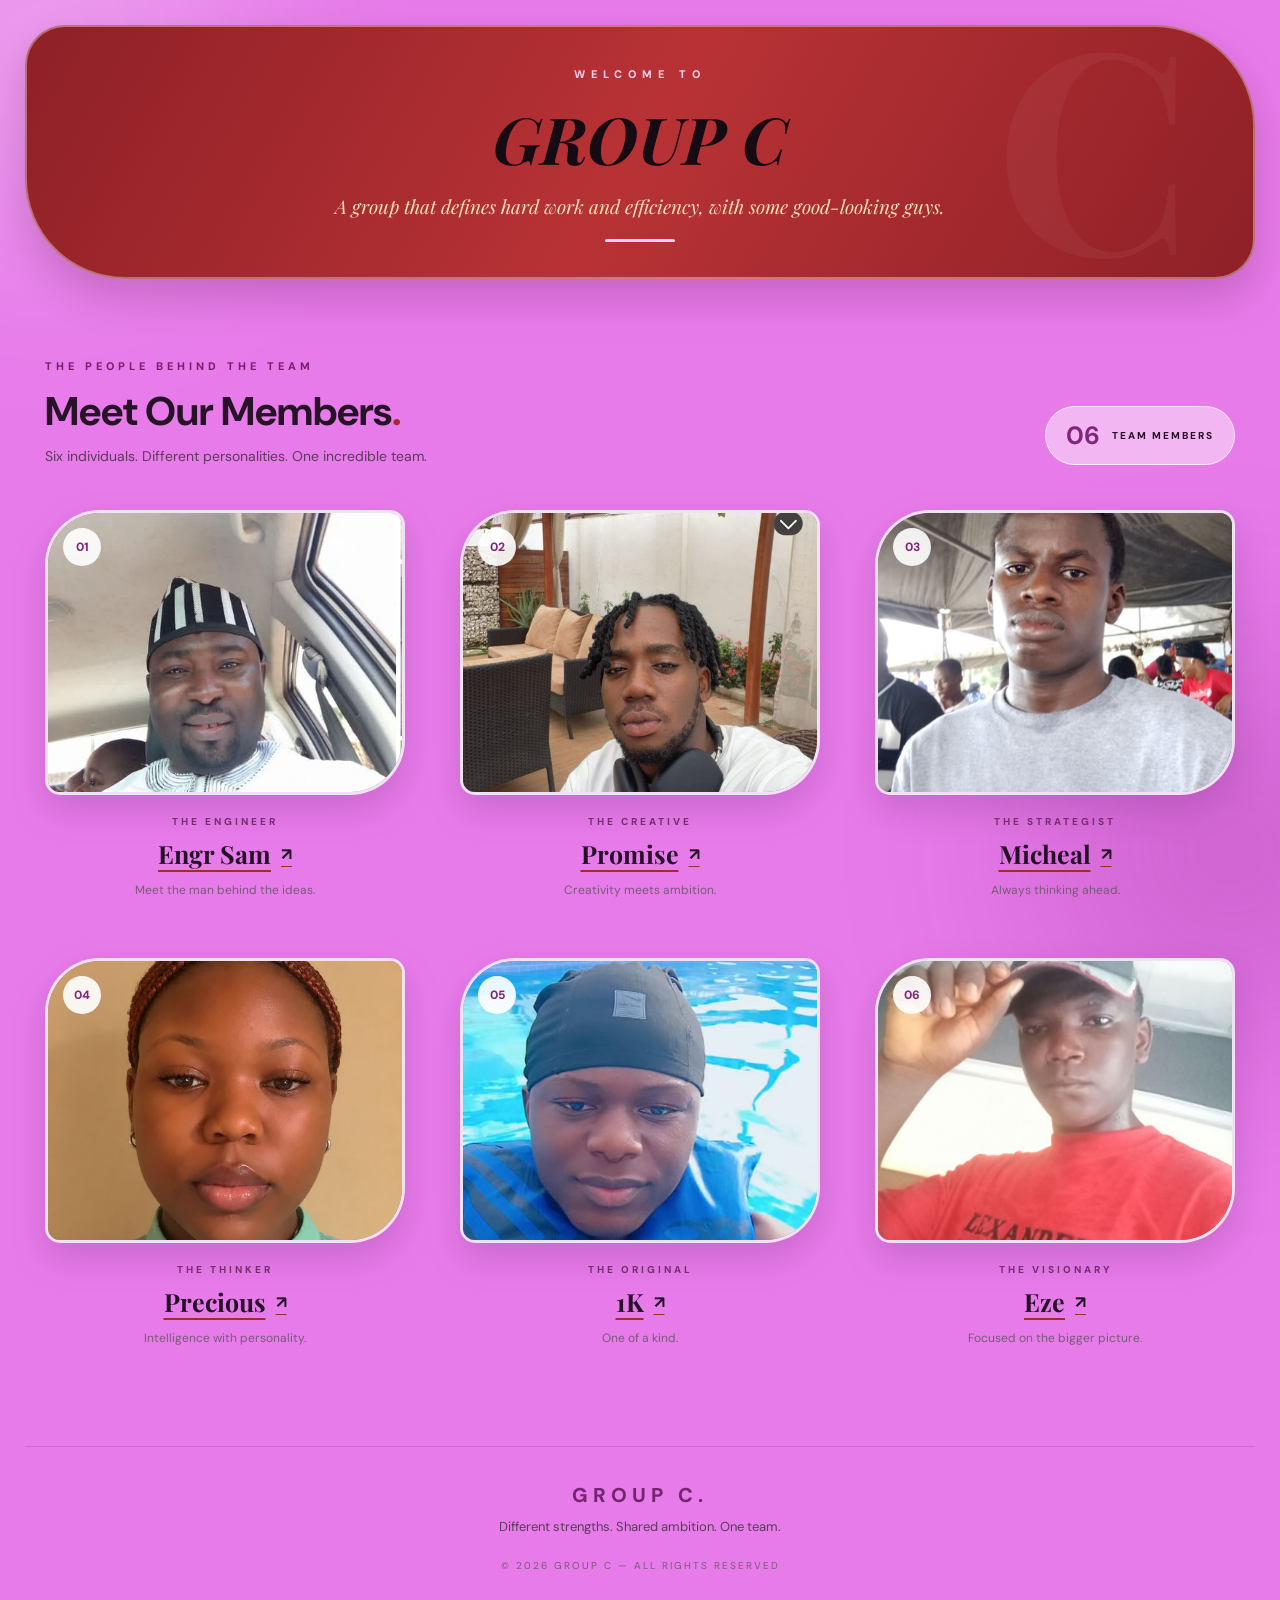
<file: index.html>
<!DOCTYPE html>
<html lang="en">
<head>
    <meta charset="UTF-8">
    <meta name="viewport" content="width=device-width, initial-scale=1.0">

    <title>Group C | Meet The Team</title>

    <link rel="stylesheet" href="style.css">
</head>

<body>

    <div class="background-glow glow-one"></div>
    <div class="background-glow glow-two"></div>

    <main class="container">

        <!-- WELCOME HEADER -->

        <header class="welcome-banner">

            <div class="banner-content">

                <span class="top-label">
                        WELCOME TO 
                </span>

                <h1>GROUP C</h1>

                <p>
                    A group that defines hard work and efficiency,
                    with some good-looking guys.
                </p>

                <div class="banner-line"></div>

            </div>

            <div class="banner-number">C</div>

        </header>


        <!-- MEMBERS SECTION -->

        <section class="members-section">

            <div class="section-heading">

                <div>
                    <span class="small-heading">THE PEOPLE BEHIND THE TEAM</span>

                    <h2>Meet Our Members<span>.</span></h2>

                    <p>
                        Six individuals. Different personalities.
                        One incredible team.
                    </p>
                </div>

                <div class="member-counter">
                    <strong>06</strong>
                    <span>TEAM MEMBERS</span>
                </div>

            </div>


            <!-- MEMBERS GRID -->

            <div class="members-grid">


                <!-- MEMBER 1 -->

                <article class="member-card">

                    <a href="samework.html" class="member-image">

                        <img src="WhatsApp Image 2026-11-19 at 10.34.47 AM.jpeg" alt="Engr Sam">

                        <div class="image-overlay">
                            <span>VIEW PROFILE ↗</span>
                        </div>

                        <span class="member-number">01</span>

                    </a>

                    <div class="member-info">

                        <span class="member-role">THE ENGINEER</span>

                        <a href="samework.html" class="member-name">
                            Engr Sam <span>↗</span>
                        </a>

                        <p>Meet the man behind the ideas.</p>

                    </div>

                </article>


                <!-- MEMBER 2 -->

                <article class="member-card">

                    <a href="work.html" class="member-image">

                        <img src="olo.jpg" alt="Promise">

                        <div class="image-overlay">
                            <span>VIEW PROFILE ↗</span>
                        </div>

                        <span class="member-number">02</span>

                    </a>

                    <div class="member-info">

                        <span class="member-role">THE CREATIVE</span>

                        <a href="work.html" class="member-name">
                            Promise <span>↗</span>
                        </a>

                        <p>Creativity meets ambition.</p>

                    </div>

                </article>


                <!-- MEMBER 3 -->

                <article class="member-card">

                    <a href="assignment.html" class="member-image">

                        <img src="yoo.jpg" alt="Eze">

                        <div class="image-overlay">
                            <span>VIEW PROFILE ↗</span>
                        </div>

                        <span class="member-number">03</span>

                    </a>

                    <div class="member-info">

                        <span class="member-role">THE STRATEGIST</span>

                        <a href="assignment.html" class="member-name">
                            Micheal <span>↗</span>
                        </a>

                        <p>Always thinking ahead.</p>

                    </div>

                </article>


                <!-- MEMBER 4 -->

                <article class="member-card">

                    <a href="precious.html" class="member-image">

                        <img src="run.jpeg" alt="Precious">

                        <div class="image-overlay">
                            <span>VIEW PROFILE ↗</span>
                        </div>

                        <span class="member-number">04</span>

                    </a>

                    <div class="member-info">

                        <span class="member-role">THE THINKER</span>

                        <a href="precious.html" class="member-name">
                            Precious <span>↗</span>
                        </a>

                        <p>Intelligence with personality.</p>

                    </div>

                </article>


                <!-- MEMBER 5 -->

                <article class="member-card">

                    <a href="ikwork.html" class="member-image">

                        <img src="1kpool.jpg" alt="1K">

                        <div class="image-overlay">
                            <span>VIEW PROFILE ↗</span>
                        </div>

                        <span class="member-number">05</span>

                    </a>

                    <div class="member-info">

                        <span class="member-role">THE ORIGINAL</span>

                        <a href="ikwork.html" class="member-name">
                            1K <span>↗</span>
                        </a>

                        <p>One of a kind.</p>

                    </div>

                </article>


                <!-- MEMBER 6 -->

                <article class="member-card">

                    <a href="eze.html" class="member-image">

                        <img src="image11.jpeg" alt="Eze">

                        <div class="image-overlay">
                            <span>VIEW PROFILE ↗</span>
                        </div>

                        <span class="member-number">06</span>

                    </a>

                    <div class="member-info">

                        <span class="member-role">THE VISIONARY</span>

                        <a href="eze.html" class="member-name">
                            Eze <span>↗</span>
                        </a>

                        <p>Focused on the bigger picture.</p>

                    </div>

                </article>


            </div>

        </section>


        <!-- FOOTER -->

        <footer class="footer">

            <div class="footer-logo">GROUP C.</div>

            <p>Different strengths. Shared ambition. One team.</p>

            <span>© 2026 GROUP C — ALL RIGHTS RESERVED</span>

        </footer>

    </main>

    <script src="index.js"></script>

</body>
</html>
</file>
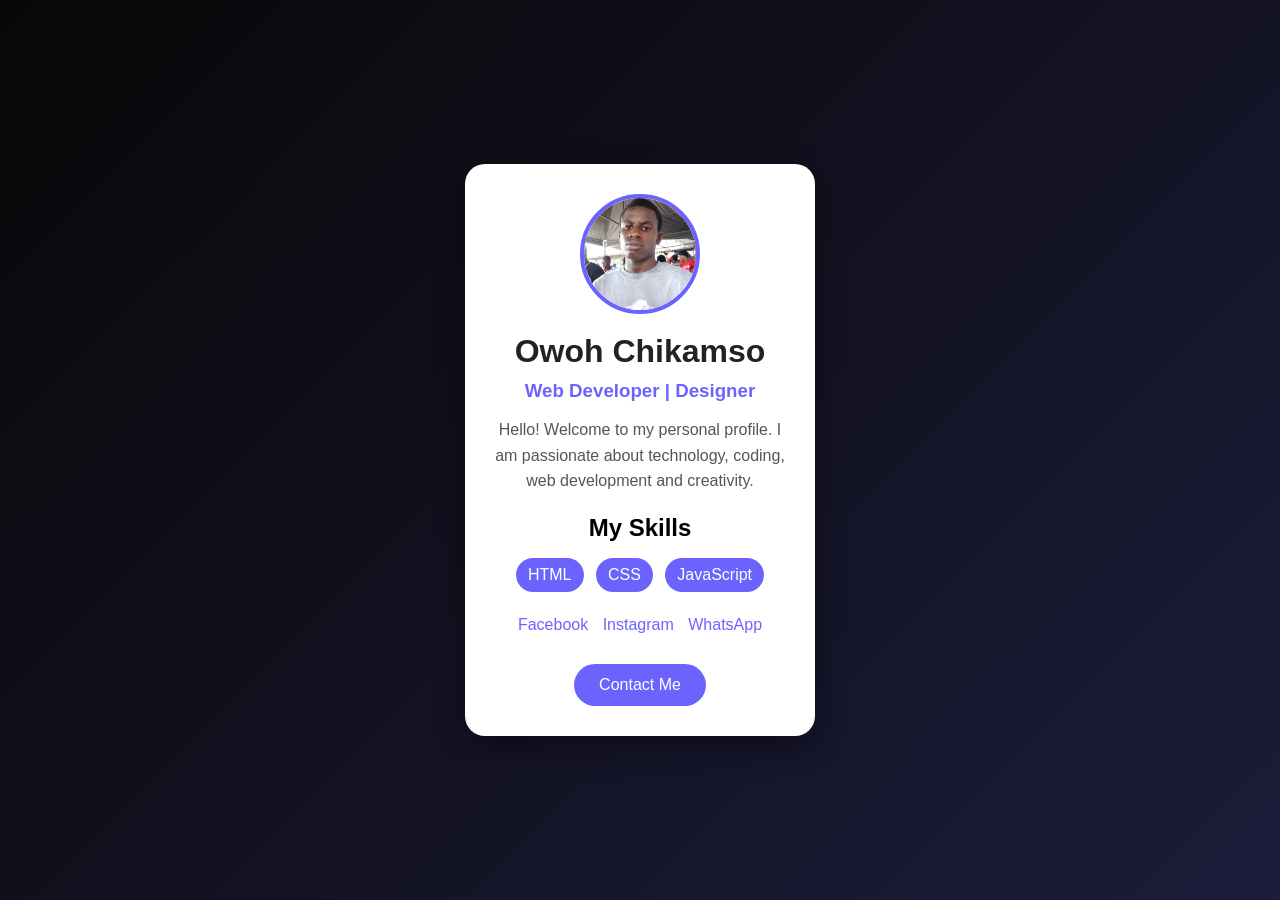
<file: assignment.html>
<!DOCTYPE html>
<html>

<head>
  <meta charset="UTF-8">
  <meta name="viewport" content="width=device-width, initial-scale=1">
  <link rel="stylesheet" href="assign.css">
    <title>My Personal Profile</title>
    
</head>
<body><div class="profile-card">

    <img src="yoo.jpg" alt="Profile Picture" class="profile-img">

    <h1>Owoh Chikamso</h1>

    <h3>Web Developer | Designer</h3>

    <p>
        Hello! Welcome to my personal profile.
        I am passionate about technology, coding,
        web development and creativity.
    </p>

    <div class="skills">
        <h2>My Skills</h2>
        <span>HTML</span>
        <span>CSS</span>
        <span>JavaScript</span>
    </div>

    <div class="social-links">
        <a href="#">Facebook</a>
        <a href="#">Instagram</a>
        <a href="#">WhatsApp</a>
    </div>

    <a href="mailto:youremail@gmail.com" class="btn">
        Contact Me
    </a>

</body>

</html>
</file>
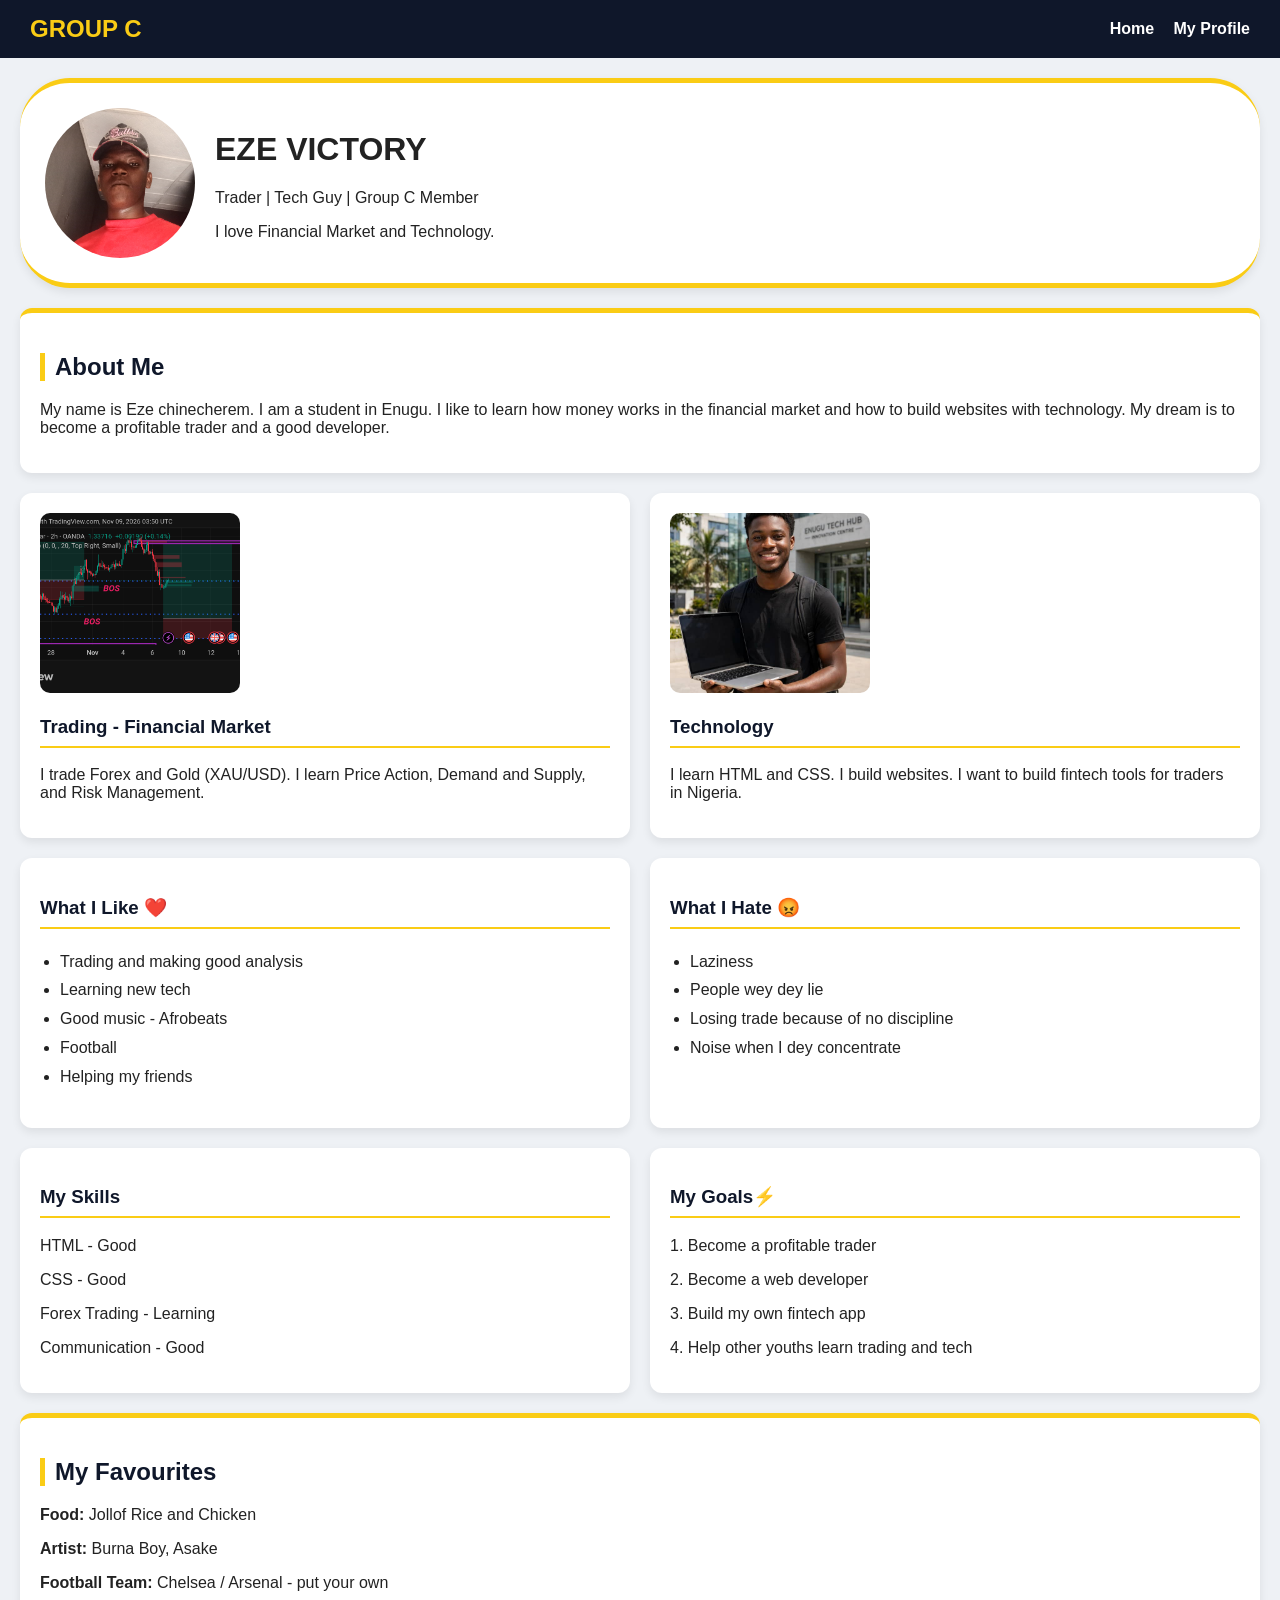
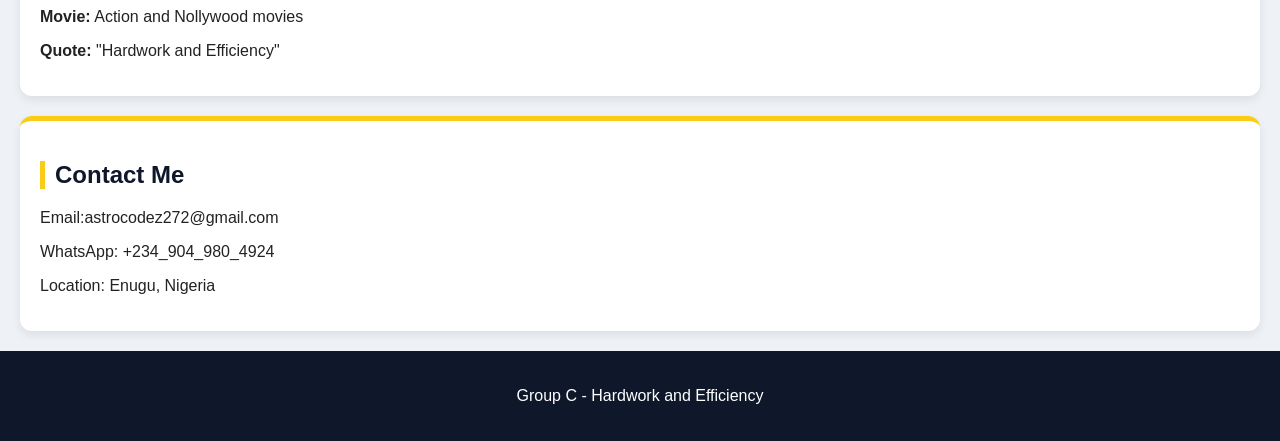
<file: eze.html>
<!DOCTYPE html>
<html>
<head>
  <title>My Profile</title>
  <link rel="stylesheet" href="eze.css">
</head>
<body>

  
  <nav>
    <h2>GROUP C</h2>
    <div>
      <a href="index.html">Home</a>
      <a href="myprofile.html">My Profile</a>
    </div>
  </nav>

  
  <div class="profile">
    <img src="/20261011_094253.jpg" alt="My Photo">
    <div>
      <h1>EZE VICTORY </h1>
      <p>Trader | Tech Guy | Group C Member</p>
      <p>I love Financial Market and Technology.</p>
    </div>
  </div>

  
  <div class="about">
    <h2>About Me</h2>
    <p>My name is Eze chinecherem. I am a student in Enugu. I like to learn how money works in the financial market and how to build websites with technology. My dream is to become a profitable trader and a good developer.</p>
  </div>

  
  <div class="container">
    <div class="box">
      <img src="/GBPUSD_2026-11-09_04-50-16.png" alt="Trading">
      <h3>Trading - Financial Market</h3>
      <p>I trade Forex and Gold (XAU/USD). I learn Price Action, Demand and Supply, and Risk Management.</p>
    </div>
    <div class="box">
      <img src="/IMG-20261119-WA0001.jpg" alt="Technology">
      <h3>Technology</h3>
      <p>I learn HTML and CSS. I build websites. I want to build fintech tools for traders in Nigeria.</p>
    </div>
  </div>

   
  <div class="container">
    <div class="box">
      <h3>What I Like ❤️</h3>
      <ul>
        <li>Trading and making good analysis</li>
        <li>Learning new tech</li>
        <li>Good music - Afrobeats</li>
        <li>Football</li>
        <li>Helping my friends</li>
      </ul>
    </div>
    <div class="box">
      <h3>What I Hate 😡</h3>
      <ul>
        <li>Laziness</li>
        <li>People wey dey lie</li>
        <li>Losing trade because of no discipline</li>
        <li>Noise when I dey concentrate</li>
      </ul>
    </div>
    
  </div>

  
  <div class="container">
    <div class="box">
      <h3>My Skills</h3>
      <p>HTML - Good</p>
      <p>CSS - Good</p>
      <p>Forex Trading - Learning</p>
      <p>Communication - Good</p>
    </div>
    <div class="box">
      <h3>My Goals⚡️</h3>
      <p>1. Become a profitable trader</p>
      <p>2. Become a web developer</p>
      <p>3. Build my own fintech app</p>
      <p>4. Help other youths learn trading and tech</p>
    </div>
  </div>

  
  <div class="about">
    <h2>My Favourites</h2>
    <p><b>Food:</b> Jollof Rice and Chicken</p>
    <p><b>Artist:</b> Burna Boy, Asake</p>
    <p><b>Football Team:</b> Chelsea / Arsenal - put your own</p>
    <p><b>Movie:</b> Action and Nollywood movies</p>
    <p><b>Quote:</b> "Hardwork and Efficiency"</p>
  </div>

  
  <div class="about">
    <h2>Contact Me</h2>
    <p>Email:astrocodez272@gmail.com</p>
    <p>WhatsApp: +234_904_980_4924</p>
    <p>Location: Enugu, Nigeria</p>
  </div>

  <footer>
    <p>Group C - Hardwork and Efficiency</p>
  </footer>

</body>
</html>
</file>
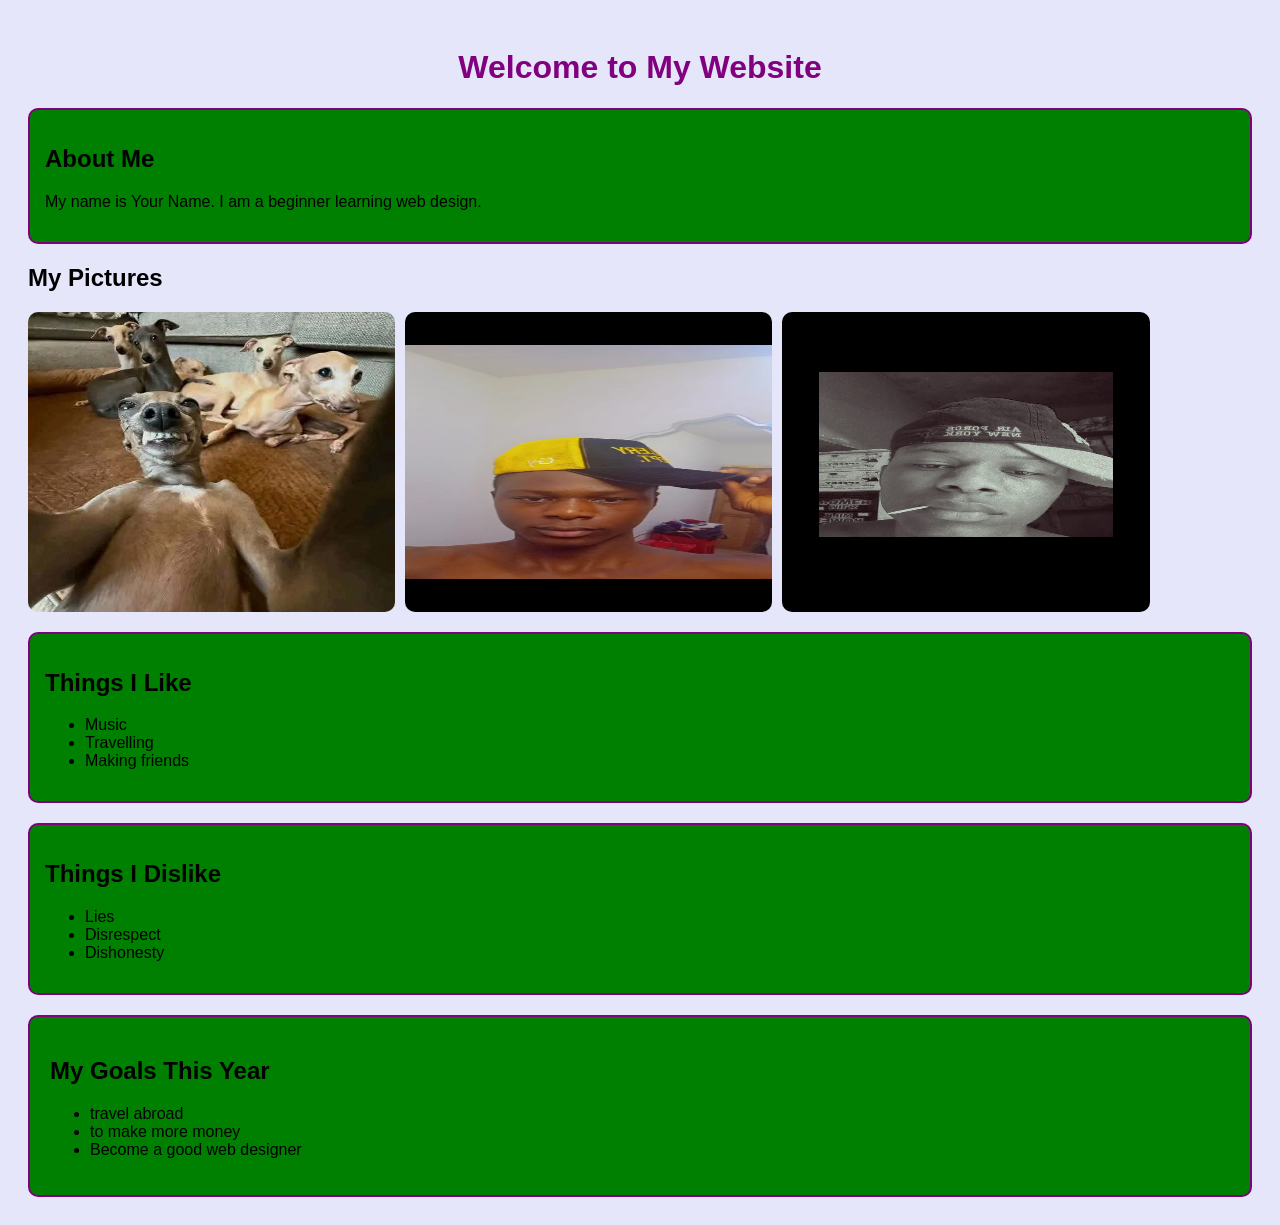
<file: ikwork.html>
<!DOCTYPE html>
<html>
<head>
    <title>My Personal Website</title>
    <link rel="stylesheet" href="ikwork.css">

   
</head>

<body>

    <h1>Welcome to My Website</h1>

    <div class="box">
        <h2>About Me</h2>
        <p>My name is Your Name. I am a beginner learning web design.</p>
    </div>

    <h2>My Pictures</h2>

    <div class="pictures">

        <img src="project1.jpg" alt="">

        <img src="project2 .jpg" alt="">

        <img src="project3 .jpg" alt="">
    </div>

    <div class="box">
        <h2>Things I Like</h2>
        <ul>
            <li>Music</li>
            <li>Travelling</li>
            <li>Making friends</li>
        </ul>
    </div>

    <div class="box">
        <h2>Things I Dislike</h2>
        <ul>
            <li>Lies</li>
            <li>Disrespect</li>
            <li>Dishonesty</li>
        </ul>
    </div>

    <div class="goals">
        <h2>My Goals This Year</h2>
        <ul>
    <li>travel abroad</li>
            <li>to make more money</li>
            <li>Become a good web designer</li>
        </ul>
    </div>

</body>
</html>
</file>
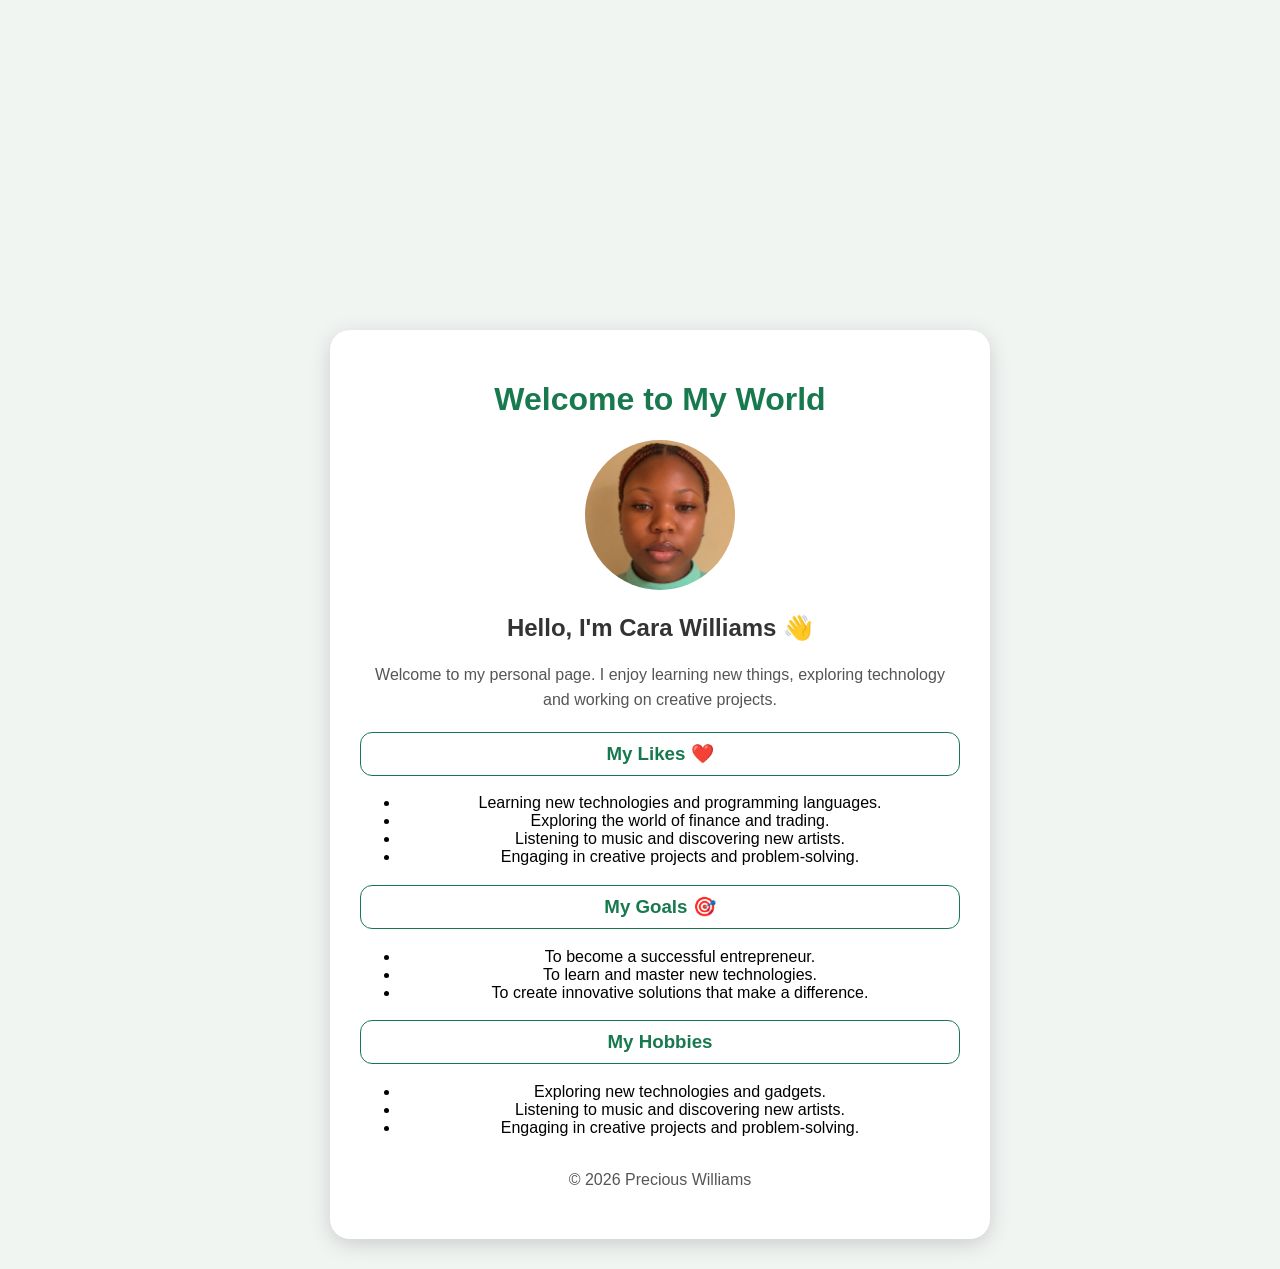
<file: precious.html>
<!DOCTYPE html>
<html>
<head>
    <title>About Me</title>
    <link rel="stylesheet" href="precious.css">
</head>

<body>

    <div class="container">

        <h1>Welcome to My World</h1>

        <img src="run.jpeg" alt="My Picture">

        <h2>Hello, I'm Cara Williams 👋</h2>

        <p>
            Welcome to my personal page.
            I enjoy learning new things, exploring technology
            and working on creative projects.
        </p>

        <h3>My Likes ❤️</h3>
        <p>
            <ul>
                <li>Learning new technologies and programming languages.</li>
                <li>Exploring the world of finance and trading.</li>
                <li>Listening to music and discovering new artists.</li>
                <li>Engaging in creative projects and problem-solving.</li>
            </ul>
        </p>

        <h3>My Goals 🎯</h3>
        <p>
            <ul>
                <li>To become a successful entrepreneur.</li>
                <li>To learn and master new technologies.</li>
                <li>To create innovative solutions that make a difference.</li>
            </ul>
        </p>

        <h3>My Hobbies</h3>
        <p>
            <ul>
                <li>Exploring new technologies and gadgets.</li>
                <li>Listening to music and discovering new artists.</li>
                <li>Engaging in creative projects and problem-solving.</li>
            </ul>
        </p>

        <footer>
            <p>© 2026 Precious Williams</p>
        </footer>

    </div>

</body>
</html>
</file>
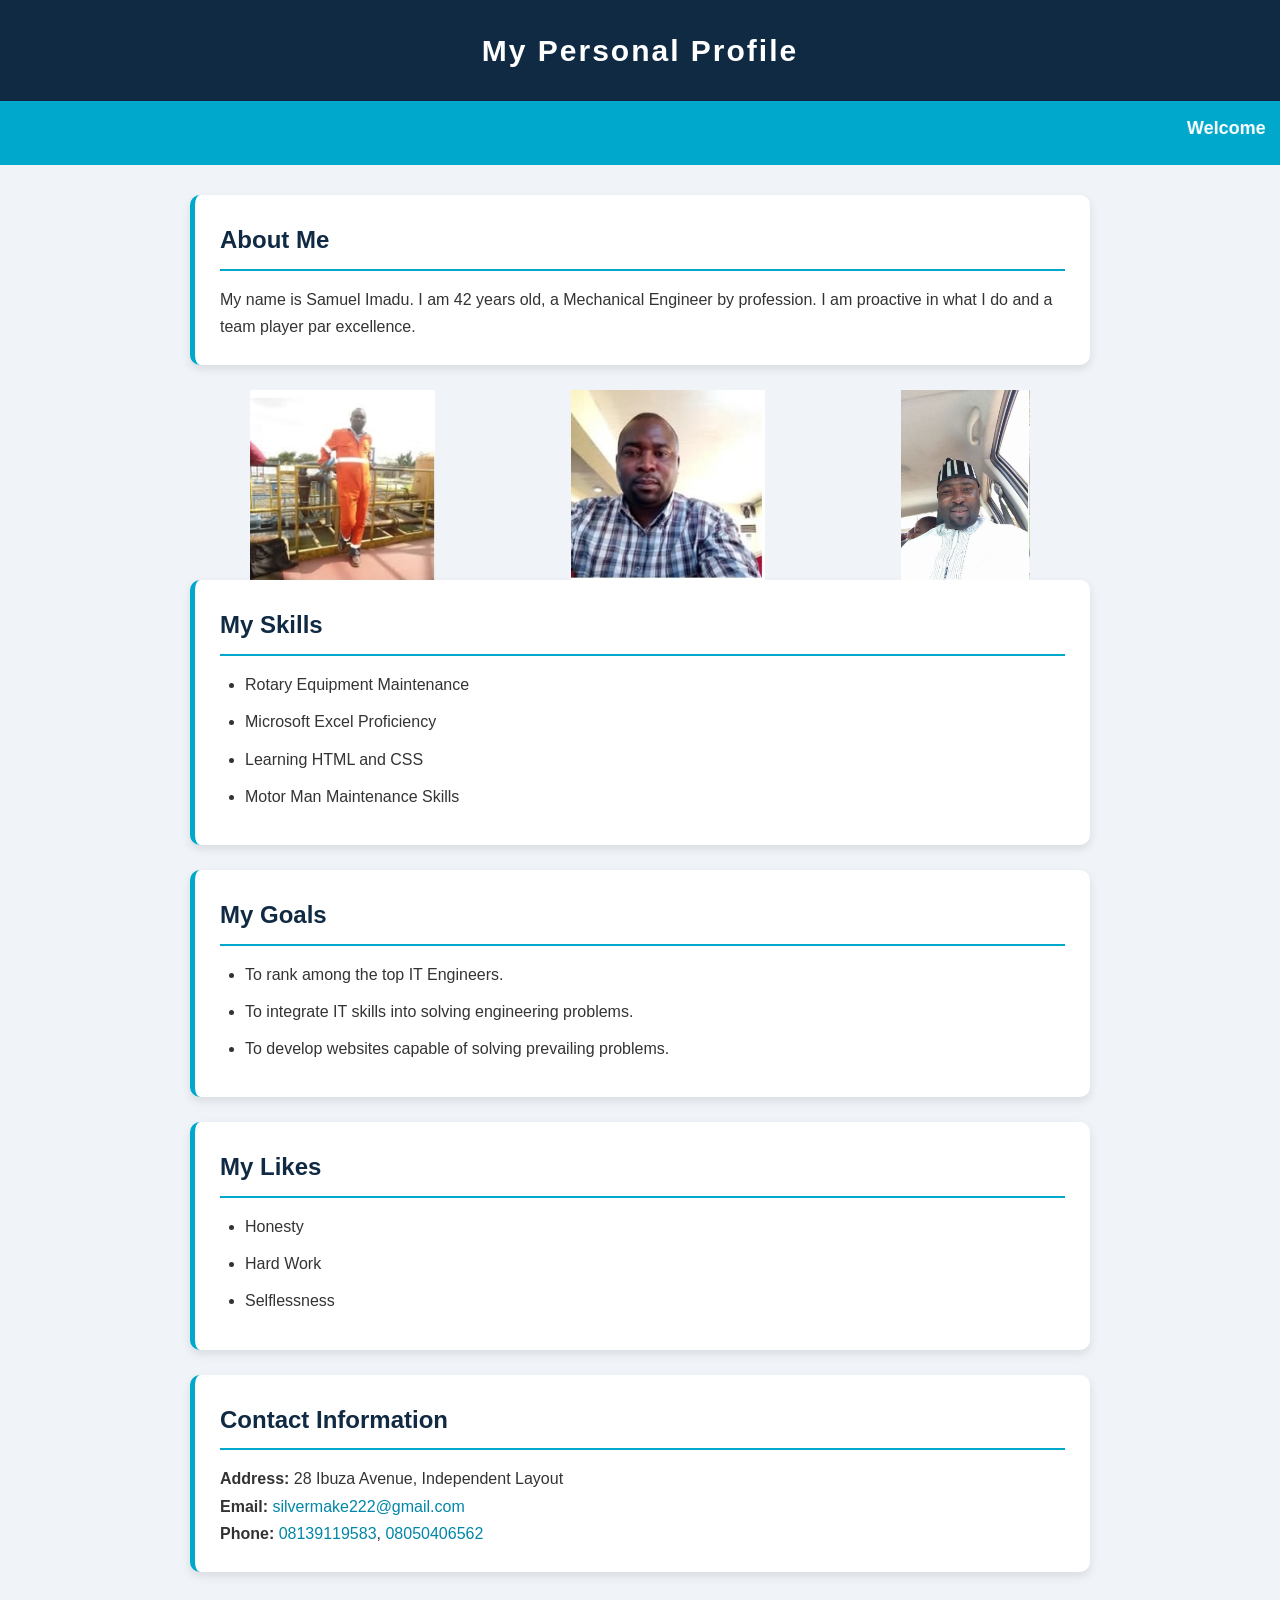
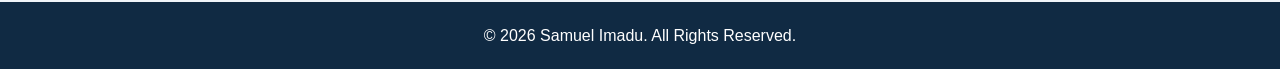
<file: samework.html>
<!DOCTYPE html>
<html lang="en">
<head>
    <meta charset="UTF-8">
    <meta name="viewport" content="width=device-width, initial-scale=1.0">
    <title>Samuel Imadu | My Profile</title>
    <link rel="stylesheet" href="samwork.css">
</head>

<body>

    <header>
        <h1>My Personal Profile</h1>
    </header>

    <!-- Marquee Section -->
    <div class="marquee">
        <marquee behavior="scroll" direction="left">
            Welcome to my Profile! I am Samuel Imadu, a Mechanical Engineer
            passionate about Technology and Innovation.
        </marquee>
    </div>

    <main class="container">

        <!-- About Me -->
        <section class="AboutMe">
            <h2>About Me</h2>

            <p>
                My name is Samuel Imadu. I am 42 years old,
                a Mechanical Engineer by profession.
                I am proactive in what I do and a team player
                par excellence.
            </p>
        </section>

        <div class="sameflex">

            <img src="sam1.jpeg" alt="Samuel Imadu">

            <img src="sam2.jpeg" alt="Samuel Imadu">

            <img src="sam3.jpeg " alt="Samuel Imadu">
        </div>

        <!-- My Skills -->
        <section class="MySkills">
            <h2>My Skills</h2>

            <ul>
                <li>Rotary Equipment Maintenance</li>
                <li>Microsoft Excel Proficiency</li>
                <li>Learning HTML and CSS</li>
                <li>Motor Man Maintenance Skills</li>
            </ul>
        </section>

        <!-- My Goals -->
        <section class="Goal">
            <h2>My Goals</h2>

            <ul>
                <li>To rank among the top IT Engineers.</li>
                <li>
                    To integrate IT skills into solving
                    engineering problems.
                </li>
                <li>
                    To develop websites capable of solving
                    prevailing problems.
                </li>
            </ul>
        </section>

        <!-- My Likes -->
        <section class="MyLikes">
            <h2>My Likes</h2>

            <ul>
                <li>Honesty</li>
                <li>Hard Work</li>
                <li>Selflessness</li>
            </ul>
        </section>

        <!-- Contact -->
        <section class="Contact">
            <h2>Contact Information</h2>

            <p>
                <strong>Address:</strong>
                28 Ibuza Avenue, Independent Layout
            </p>

            <p>
                <strong>Email:</strong>
                <a href="mailto:silvermake222@gmail.com">
                    silvermake222@gmail.com
                </a>
            </p>

            <p>
                <strong>Phone:</strong>
                <a href="tel:08139119583">08139119583</a>,
                <a href="tel:08050406562">08050406562</a>
            </p>
        </section>

    </main>

    <footer>
        <p>&copy; 2026 Samuel Imadu. All Rights Reserved.</p>
    </footer>

</body>
</html>
</file>
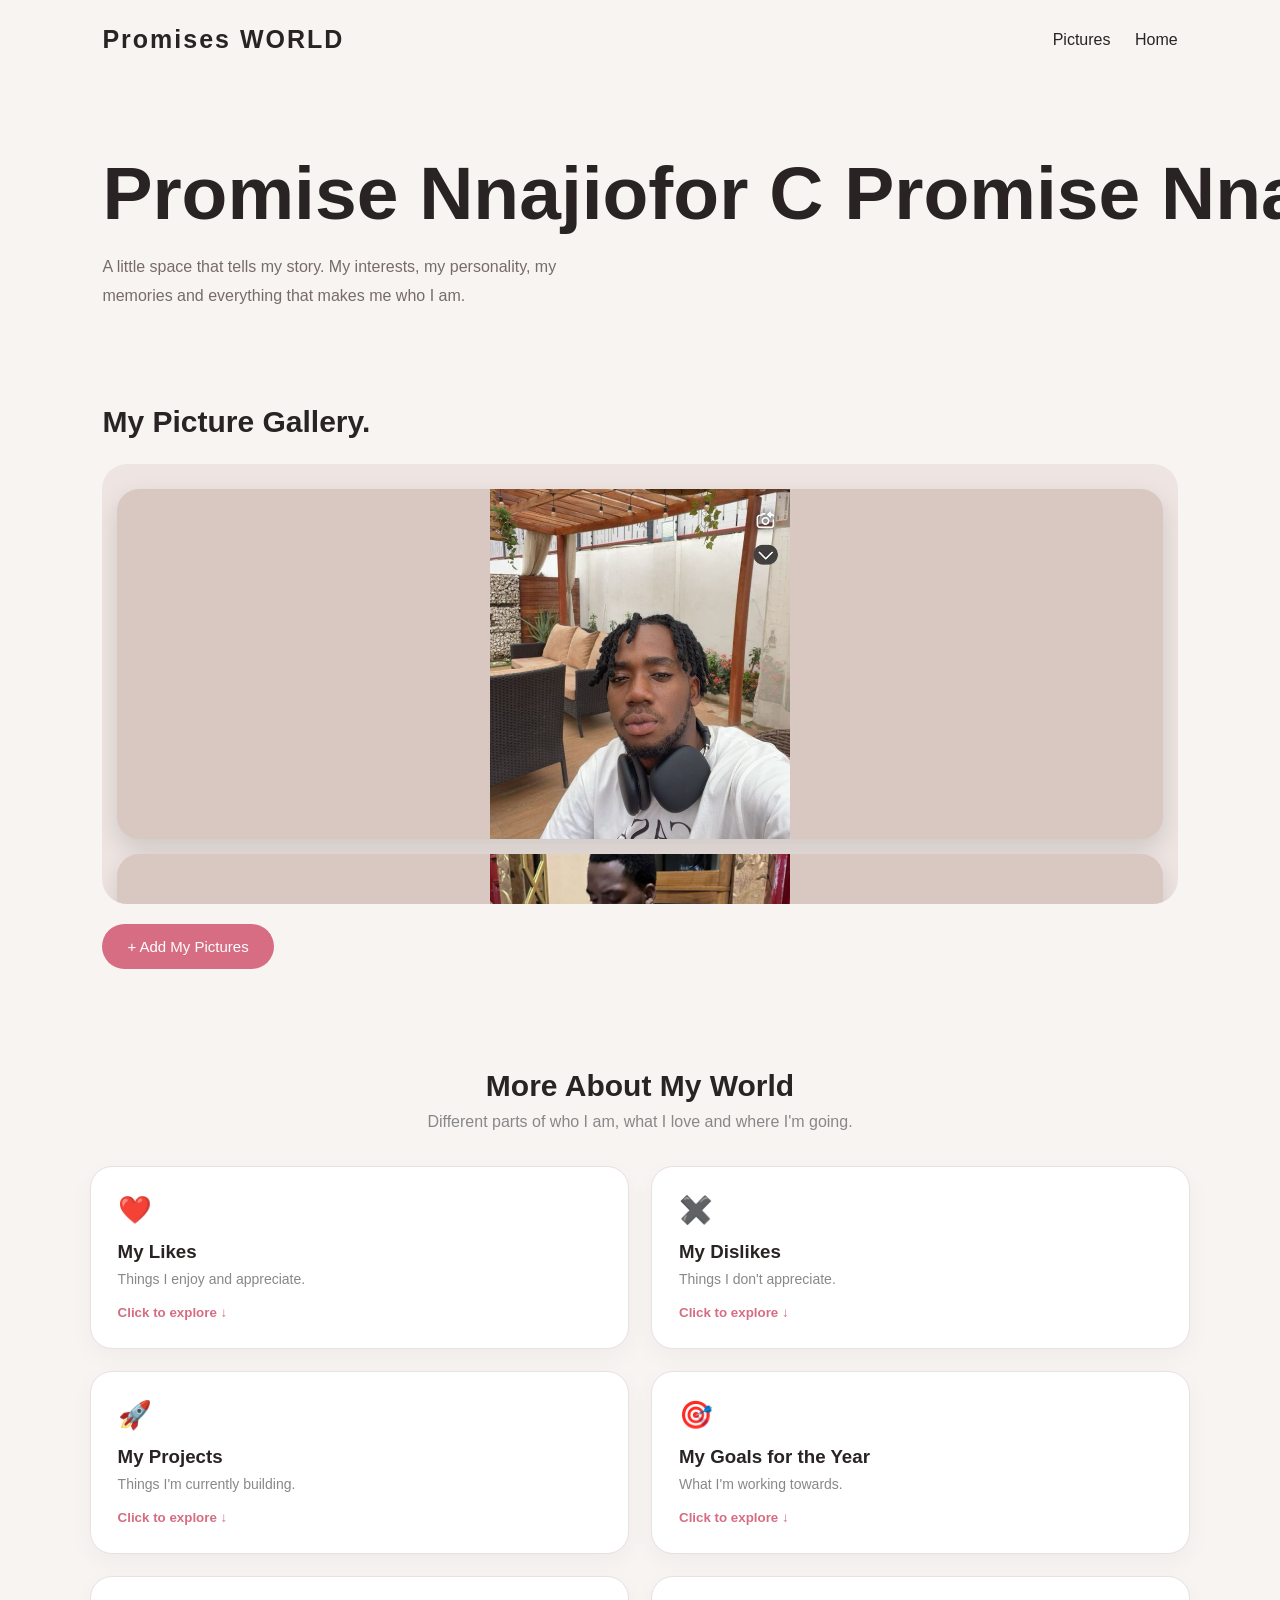
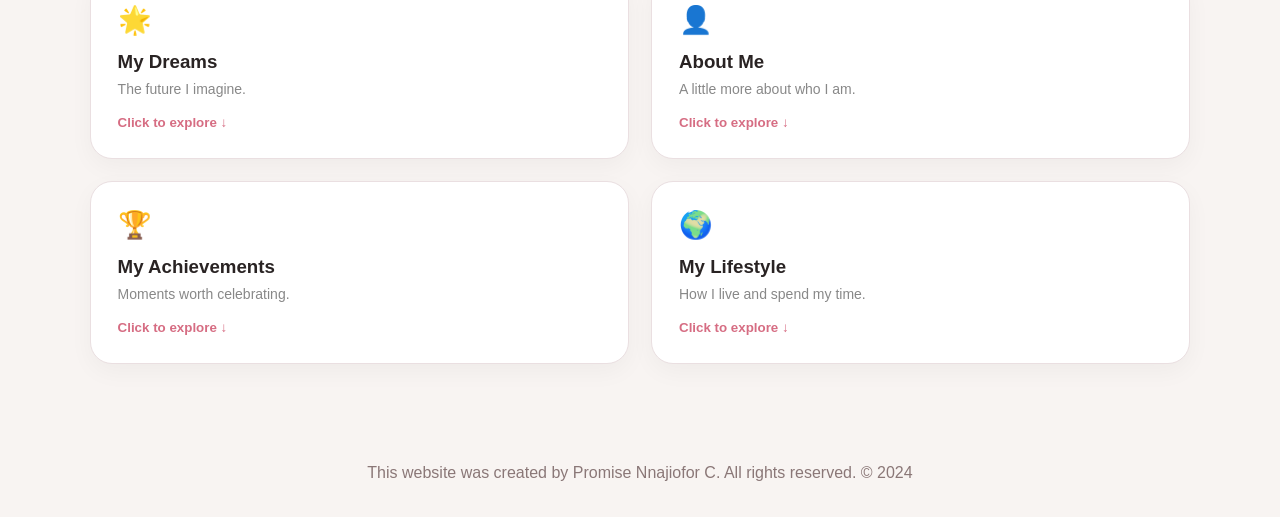
<file: work.html>
<!DOCTYPE html>
<html lang="en">
<head>
<meta charset="UTF-8">
<meta name="viewport" content="width=device-width, initial-scale=1.0">
<title>Promises WORLD</title>
<link rel="stylesheet" href="work.css">
</head>

<body> 

<header>
    <div class="logo">Promises WORLD</div>
    <nav>
        <a href="#gallery">Pictures</a>
        <a href="index.html">Home</a>
    </nav>
</header>

<section class="hero">
    <h1>Promise Nnajiofor C Promise Nnajiofor C Promise Nnajiofor C</h1>
    <p>
        A little space that tells my story.
        My interests, my personality, my memories
        and everything that makes me who I am.
    </p>
</section>

<section class="gallery-section" id="gallery">
    <h2 class="section-title">My Picture Gallery.</h2>

    <div class="gallery" id="galleryBox">
        <div class="photo-card">
            <img src="olo.jpg"
                 alt="Nature memory">
        </div>

        <div class="photo-card">
            <img src="oloo.jpg"
                 alt="Portrait memory">
        </div>

        <div class="photo-card">
            <img src="iolo.jpg"
                 alt="Travel memory">
        </div>
    </div>

    <button class="add-photo" onclick="document.getElementById('photoInput').click()">
        + Add My Pictures
    </button>

    <input type="file" id="photoInput" accept="image/*" multiple>
</section>




<section class="my-world-sections">
    <div class="section-heading">
        <h2>More About My World</h2>
        <p>Different parts of who I am, what I love and where I'm going.</p>
    </div>

    <div class="world-grid">

        <div class="world-card" onclick="toggleCard(this)">
            <span>❤️</span>
            <h3>My Likes</h3>
            <p>Things I enjoy and appreciate.</p>
            <div class="card-content">
               <ul>
                    <li>♥ Good music</li>
                    <li>♥ Travelling and exploring</li>
                    <li>♥ Technology and creativity</li>
                    <li>♥ Honest people</li>
                    <li>♥ Peace and happiness</li>
                </ul>
            </div>
            <small>Click to explore ↓</small>
        </div>

        <div class="world-card" onclick="toggleCard(this)">
            <span>✖️</span>
            <h3>My Dislikes</h3>
            <p>Things I don't appreciate.</p>
            <div class="card-content">
              <ul>
                    <li>✕ Dishonesty</li>
                    <li>✕ Disrespect</li>
                    <li>✕ Unnecessary drama</li>
                    <li>✕ Broken promises</li>
                    <li>✕ Bad energy</li>
                </ul>
            </div>
            <small>Click to explore ↓</small>
        </div>

        <div class="world-card" onclick="toggleCard(this)">
            <span>🚀</span>
            <h3>My Projects</h3>
            <p>Things I'm currently building.</p>
            <div class="card-content">
             <ul>
                    <li>🚀 Personal website</li>
                    <li>🚀 Mobile app development</li>
                    <li>🚀 Creative design projects</li>
                    <li>🚀 Community initiatives</li>
                </ul>
            </div>
            <small>Click to explore ↓</small>
        </div>

        <div class="world-card" onclick="toggleCard(this)">
            <span>🎯</span>
            <h3>My Goals for the Year</h3>
            <p>What I'm working towards.</p>
            <div class="card-content">
               <ul>
                    <li>🎯 Improve my skills</li>
                    <li>🎯 Launch a new project</li>
                    <li>🎯 Travel to new places</li>
                    <li>🎯 Build meaningful connections</li>
                    <li>🎯 Achieve personal growth</li>
               </ul>
            </div>
            <small>Click to explore ↓</small>
        </div>

        <div class="world-card" onclick="toggleCard(this)">
            <span>🌟</span>
            <h3>My Dreams</h3>
            <p>The future I imagine.</p>
            <div class="card-content">
               <ul>
                <li>🌟 Travel the world</li>
                <li>🌟 Start my own business</li>
                <li>🌟 Make a positive impact</li>
                <li>🌟 Live a fulfilling life</li   >
               </ul>
            </div>
            <small>Click to explore ↓</small>
        </div>

        <div class="world-card" onclick="toggleCard(this)">
            <span>👤</span>
            <h3>About Me</h3>
            <p>A little more about who I am.</p>
            <div class="card-content">
               <ul>
                <li>👤 I am a creative individual with a passion for technology and design.</li>
                <li>👤 I enjoy exploring new ideas and bringing them to life through projects.</li>
                <li>👤 I am dedicated to continuous learning and self-improvement.</li>
                <li>👤 I value honesty, respect, and meaningful connections with others.</li>
               </ul>
            </div>
            <small>Click to explore ↓</small>
        </div>

        <div class="world-card" onclick="toggleCard(this)">
            <span>🏆</span>
            <h3>My Achievements</h3>
            <p>Moments worth celebrating.</p>
            <div class="card-content">
                <ul>
                    <li>🏆 Completed a major project successfully</li>
                    <li>🏆 Received recognition for my work</li>
                    <li>🏆 Learned a new skill that enhanced my abilities</li>
                    <li>🏆 Contributed to a community initiative</li>
                </ul>
            </div>
            <small>Click to explore ↓</small>
        </div>

        <div class="world-card" onclick="toggleCard(this)">
            <span>🌍</span>
            <h3>My Lifestyle</h3>
            <p>How I live and spend my time.</p>
            <div class="card-content">
                <ul>
                    <li>🌍 I maintain a balanced lifestyle with work, hobbies, and relaxation.</li>
                    <li>🌍 I prioritize health and wellness through regular exercise and mindful eating.</li>
                    <li>🌍 I enjoy spending time with family and friends, building strong relationships.</li>
                    <li>🌍 I dedicate time to personal growth, learning, and exploring new interests.</li>
                </ul>
            </div>
            <small>Click to explore ↓</small>
        </div>

    </div>
</section>


<footer>
  This website was created by Promise Nnajiofor C. All rights reserved. &copy; 2024
</footer>

<script src="work.js"></script>

</body>
</html>
</file>
<file: style.css>
@import url('https://fonts.googleapis.com/css2?family=DM+Sans:wght@400;500;600;700;800&family=Playfair+Display:ital,wght@0,700;1,700&display=swap');


:root {
    --purple: #e77bea;
    --deep-purple: #a72a9f;
    --red: #a6292d;
    --dark: #261326;
    --muted: #765c76;
    --white: #ffffff;
}


* {
    margin: 0;
    padding: 0;
    box-sizing: border-box;
}


html {
    scroll-behavior: smooth;
}


body {
    min-height: 100vh;
    background: var(--purple);
    font-family: 'DM Sans', sans-serif;
    color: var(--dark);
    overflow-x: hidden;
    padding: 25px;
}


/* BACKGROUND EFFECTS */

.background-glow {
    position: fixed;
    width: 400px;
    height: 400px;
    border-radius: 50%;
    filter: blur(100px);
    opacity: 0.25;
    pointer-events: none;
    z-index: -1;
}

.glow-one {
    background: #ffffff;
    top: -150px;
    left: -150px;
}

.glow-two {
    background: #8d248c;
    bottom: -150px;
    right: -150px;
}


.container {
    max-width: 1500px;
    margin: auto;
}


/* WELCOME BANNER */

.welcome-banner {
    min-height: 210px;
    position: relative;
    overflow: hidden;

    display: flex;
    align-items: center;
    justify-content: center;

    text-align: center;

    padding: 35px 20px;

    background: linear-gradient(
        120deg,
        #8e2027,
        #b83235,
        #8e2027
    );

    border: 2px solid rgba(255,255,255,0.35);

    border-radius: 40px 100px 40px 100px;

    box-shadow: 0 18px 40px rgba(80,15,65,0.22);
}


.banner-content {
    position: relative;
    z-index: 2;
}


.top-label {
    color: #ffd1ed;
    font-size: 11px;
    font-weight: 800;
    letter-spacing: 6px;
}


.welcome-banner h1 {
    font-family: 'Playfair Display', serif;
    font-style: italic;

    font-size: clamp(38px, 6vw, 65px);

    color: #160b12;

    margin: 12px 0;
}


.welcome-banner p {
    font-family: 'Playfair Display', serif;
    font-style: italic;

    font-size: clamp(13px, 2vw, 19px);

    color: #ffe3b7;
}


.banner-line {
    width: 70px;
    height: 3px;
    background: #ffd0ef;
    margin: 20px auto 0;
    border-radius: 10px;
}


.banner-number {
    position: absolute;
    right: 5%;
    top: -75px;

    font-family: 'Playfair Display', serif;
    font-size: 280px;
    font-weight: bold;

    color: rgba(255,255,255,0.045);
}


/* MEMBERS SECTION */

.members-section {
    padding: 75px 20px 45px;
}


.section-heading {
    display: flex;
    align-items: end;
    justify-content: space-between;

    gap: 20px;

    margin-bottom: 45px;
}


.small-heading {
    color: #76216e;

    font-size: 11px;
    font-weight: 800;
    letter-spacing: 4px;
}


.section-heading h2 {
    font-size: clamp(28px, 4vw, 40px);
    margin: 10px 0;
}


.section-heading h2 span {
    color: #a6292d;
}


.section-heading p {
    color: #593d59;
    font-size: 14px;
}


.member-counter {
    display: flex;
    align-items: center;
    gap: 12px;

    padding: 12px 20px;

    background: rgba(255,255,255,0.45);

    border: 1px solid rgba(255,255,255,0.65);

    border-radius: 30px;
}


.member-counter strong {
    font-size: 25px;
    color: #81267b;
}


.member-counter span {
    font-size: 10px;
    font-weight: 800;
    letter-spacing: 2px;
}


/* MEMBER GRID */

.members-grid {
    display: grid;

    grid-template-columns: repeat(3, minmax(0, 1fr));

    column-gap: 55px;
    row-gap: 60px;
}


/* MEMBER CARD */

.member-card {
    min-width: 0;

    opacity: 0;
    transform: translateY(35px);

    transition:
        opacity 0.7s ease,
        transform 0.7s ease;
}


.member-card.visible {
    opacity: 1;
    transform: translateY(0);
}


/* IMAGE BOX */

.member-image {
    display: block;

    position: relative;

    width: 100%;
    height: 285px;

    overflow: hidden;

    text-decoration: none;

    background: #b96ac0;

    border: 3px solid rgba(255,255,255,0.8);

    border-radius: 55px 15px 55px 15px;

    box-shadow: 0 15px 35px rgba(70,15,70,0.17);

    transition: all 0.45s ease;
}


.member-image img {
    display: block;

    width: 100%;
    height: 100%;

    object-fit: cover;
    object-position: center;

    transition: transform 0.7s ease;
}


.member-image:hover {
    transform: translateY(-9px);

    border-radius: 18px 60px 18px 60px;

    box-shadow: 0 22px 45px rgba(70,15,70,0.3);
}


.member-image:hover img {
    transform: scale(1.09);
}


/* IMAGE OVERLAY */

.image-overlay {
    position: absolute;
    inset: 0;

    display: flex;
    align-items: end;
    justify-content: center;

    padding-bottom: 25px;

    background: linear-gradient(
        to top,
        rgba(25,5,30,0.8),
        transparent 65%
    );

    opacity: 0;

    transition: opacity 0.4s ease;
}


.member-image:hover .image-overlay {
    opacity: 1;
}


.image-overlay span {
    color: white;

    font-size: 11px;
    font-weight: 800;

    letter-spacing: 3px;
}


/* MEMBER NUMBER */

.member-number {
    position: absolute;

    top: 15px;
    left: 15px;

    width: 38px;
    height: 38px;

    display: grid;
    place-items: center;

    border-radius: 50%;

    background: rgba(255,255,255,0.9);

    color: #82257c;

    font-size: 12px;
    font-weight: 800;
}


/* NAME AND LINKS BELOW IMAGE */

.member-info {
    text-align: center;
    padding: 20px 10px 0;
}


.member-role {
    display: block;

    color: #78326f;

    font-size: 10px;
    font-weight: 800;

    letter-spacing: 3px;

    margin-bottom: 9px;
}


.member-name {
    display: inline-flex;
    align-items: center;
    gap: 10px;

    color: #251027;

    font-family: 'Playfair Display', serif;

    font-size: 25px;
    font-weight: 700;

    text-decoration: underline;

    text-decoration-color: #a6292d;

    text-underline-offset: 6px;

    transition: 0.3s ease;
}


.member-name:hover {
    color: #a6292d;
}


.member-name span {
    font-family: 'DM Sans', sans-serif;
    font-size: 17px;
}


.member-info p {
    color: #765c76;
    font-size: 12px;
    margin-top: 12px;
}


/* FOOTER */

.footer {
    margin-top: 55px;

    padding: 35px 15px 20px;

    text-align: center;

    border-top: 1px solid rgba(100,30,100,0.2);
}


.footer-logo {
    font-size: 20px;
    font-weight: 800;

    letter-spacing: 5px;

    color: #72266d;
}


.footer p {
    margin: 10px 0 18px;

    font-size: 13px;

    color: #593d59;
}


.footer span {
    font-size: 10px;

    letter-spacing: 2px;

    color: #765c76;
}


/* TABLET */

@media (max-width: 950px) {

    .members-grid {
        grid-template-columns: repeat(2, minmax(0, 1fr));
        gap: 45px 25px;
    }

    .member-image {
        height: 250px;
    }

}


/* MOBILE */

@media (max-width: 600px) {

    body {
        padding: 12px;
    }

    .welcome-banner {
        min-height: 175px;

        border-radius: 30px 65px 30px 65px;
    }

    .welcome-banner h1 {
        font-size: 38px;
    }

    .top-label {
        letter-spacing: 3px;
    }

    .members-section {
        padding: 45px 5px 30px;
    }

    .section-heading {
        align-items: start;
        flex-direction: column;
    }

    .members-grid {
        grid-template-columns: 1fr;
        gap: 40px;
    }

    .member-image {
        height: 310px;
    }

    .member-name {
        font-size: 23px;
    }

    .banner-number {
        font-size: 180px;
    }

}


/* REDUCED MOTION */

@media (prefers-reduced-motion: reduce) {

    *,
    *::before,
    *::after {
        scroll-behavior: auto !important;
        transition-duration: 0.01ms !important;
        animation-duration: 0.01ms !important;
    }

}
</file>
<file: assign.css>
* {
  margin: 0;
  padding: 0;
  box-sizing: border-box;
  }

body {
font-family: Arial, sans-serif;
background: linear-gradient(135deg, #080808, #1c1c3b);
min-height: 100vh;
display: flex;
justify-content: center;
align-items: center;
padding: 20px;
}

.profile-card {
background: #fff;
width: 350px;
padding: 30px;
border-radius: 20px;
text-align: center;
box-shadow: 0 10px 30px rgba(0,0,0,0.4);
}

.profile-img {
width: 120px;
height: 120px;
border-radius: 50%;
object-fit: cover;
border: 4px solid #6c63ff;
}

h1 {
margin-top: 15px;
color: #222;
}

h3 {
color: #6c63ff;
margin: 10px 0;
}

p {
color: #555;
line-height: 1.6;
margin: 15px 0;
}

.skills {
margin: 20px 0;
}

.skills h2 {
margin-bottom: 12px;
}

.skills span {
display: inline-block;
background: #6c63ff;
color: white;
padding: 8px 12px;
border-radius: 20px;
margin: 4px;
}

.social-links {
margin: 20px 0;
}

.social-links a {
color: #6c63ff;
text-decoration: none;
margin: 5px;
}

.btn {
display: inline-block;
background: #6c63ff;
color: white;
text-decoration: none;
padding: 12px 25px;
border-radius: 25px;
margin-top: 10px;
}

.btn:hover {
background: #3930b5;
}
</file>
<file: eze.css>
body {
  margin: 0;
  font-family: Arial;
  background-color: #eef1f5;
  color: #222;
}

/* NAV - Professional */
nav {
  background-color: #0f172a;
  color: white;
  display: flex;
  justify-content: space-between;
  align-items: center;
  padding: 15px 30px;
}

nav h2 {
  color: #facc15;
  margin: 0;
}

nav a {
  color: white;
  text-decoration: none;
  margin-left: 15px;
  font-weight: bold;
}

/* PROFILE BOX */
.profile {
  background-color: white;
  display: flex;
  gap: 20px;
  align-items: center;
  padding: 25px;
  margin: 20px;
  border-radius: 50px;
  box-shadow: 0 4px 10px rgba(0,0,0,0.08);
  border-top: 5px solid #facc15;
  border-bottom: 5px solid #facc15;
}

.profile img {
  width: 150px;
  height: 150px;
  border-radius: 50%;
  object-fit: cover;
}

/* ABOUT BOX */
.about {
  background-color: white;
  padding: 20px;
  margin: 20px;
  border-radius: 12px;
  box-shadow: 0 4px 10px rgba(0,0,0,0.08);
  border-top: 5px solid #facc15;
}

.about h2 {
  color: #0f172a;
  border-left: 5px solid #facc15;
  padding-left: 10px;
}

/* CONTAINER - THIS NA THE FIX */
.container {
  display: flex;
  gap: 20px;
  margin: 20px;
  align-items: stretch; /* Make all boxes same height */
}

/* SINGLE BOX - THIS NA THE FIX */
.box {
  background-color: white;
  padding: 20px;
  border-radius: 12px;
  box-shadow: 0 4px 10px rgba(0,0,0,0.08);
  flex: 1; /* All boxes go share space equally */
}

.box img {
  width: 200px;
  height: 180px;
  border-radius: 10px;
  object-fit: cover;
}

.box h3 {
  color: #0f172a;
  border-bottom: 2px solid #facc15;
  padding-bottom: 8px;
}

.box ul {
  padding-left: 20px;
  line-height: 1.8;
}

footer {
  text-align: center;
  padding: 20px;
  background-color: #0f172a;
  color: white;
}
</file>
<file: ikwork.css>
body {
            background-color: lavender;
            font-family: Arial;
            padding: 20px;
        }

        h1 {
            text-align: center;
            color: purple;
        }

        .pictures {
            display: flex;
            gap: 10px;
            flex-wrap: wrap;
        }

        .pictures img {
            width: 30%;
            height: 300px;
            border-radius: 10px;
        }

        .box {
            background-color: green;
            padding: 15px;
            margin: 20px 0;
            border: 2px solid purple;
            border-radius: 10px;
        }

        .goals {
            background-color: Green;
            padding: 20px;
            border: 2px solid purple;
            border-radius: 10px;
        }
</file>
<file: precious.css>
body {
    background-color: #f1f5f2;
    font-family: Arial, sans-serif;
    margin: 0;
    padding: 30px;
}

.container {
    background-color: white;
    max-width: 600px;
    margin-top: 300px;
    margin-left: 300px;
    padding: 30px;
    text-align: center;
    border-radius: 20px;
    box-shadow: 0 5px 20px #cccccc;
}

h1 {
    color: #18794e;
}

h2 {
    color: #333333;
}

img {
    width: 150px;
    height: 150px;
    border-radius: 50%;
    object-fit: cover;
}

h3 {
    color: #18794e;
    border: 1px solid #18794e;
    padding: 10px;
    border-radius: 12px;
}

p {
    color: #555555;
    line-height: 1.6;
}

footer {
    margin-top: 30px;
    color: gray;
}

@media (max-width: 600px) {
    body {
        display: flex;
        align-items: center;
        justify-content: center;
        min-height: 100vh;
        box-sizing: border-box;
    }

    .container {
        width: 100%;
        box-sizing: border-box;
    }
}
</file>
<file: samwork.css>
/* General Styling */
* {
    margin: 0;
    padding: 0;
    box-sizing: border-box;
}

body {
    font-family: Arial, sans-serif;
    background-color: #f0f4f8;
    color: #333;
    line-height: 1.7;
}

/* Header */
header {
    background-color: #102a43;
    color: white;
    text-align: center;
    padding: 25px;
}

header h1 {
    font-size: 30px;
    letter-spacing: 2px;
}

/* Marquee */
.marquee {
    background-color: #00a8cc;
    color: white;
    padding: 12px;
    font-size: 18px;
    font-weight: bold;
}

/* Main Container */
.container {
    width: 85%;
    max-width: 900px;
    margin: 30px auto;
}

/* All Sections */
section {
    background-color: white;
    margin-bottom: 25px;
    padding: 25px;
    border-radius: 10px;
    box-shadow: 0 4px 10px rgba(0,0,0,0.1);
    border-left: 5px solid #00a8cc;
}

/* Section Headings */
section h2 {
    color: #102a43;
    margin-bottom: 15px;
    border-bottom: 2px solid #00a8cc;
    padding-bottom: 8px;
}

/* Paragraphs */
section p {
    font-size: 16px;
}

/* Lists */
ul {
    padding-left: 25px;
}

li {
    margin-bottom: 10px;
}

/* Contact Links */
.Contact a {
    color: #0086a8;
    text-decoration: none;
}

.Contact a:hover {
    color: #102a43;
    text-decoration: underline;
}

/* Footer */
footer {
    background-color: #102a43;
    color: white;
    text-align: center;
    padding: 20px;
    margin-top: 30px;
}

.sameflex{
    display: flex;
    justify-content: space-around;
    flex-wrap: flex;
    gap: 1rem;
    height: 190px;
}

/* Mobile Responsiveness */
@media (max-width: 600px) {

    header h1 {
        font-size: 22px;
    }

    .container {
        width: 92%;
    }

    section {
        padding: 18px;
    }

    .marquee {
        font-size: 14px;
    }
}
</file>
<file: work.css>
* {
    margin: 0;
    padding: 0;
    box-sizing: border-box;
}

body {
    font-family: Arial, sans-serif;
    background: #f8f4f2;
    color: #292323;
}

/* HEADER */
header {
    padding: 25px 8%;
    display: flex;
    justify-content: space-between;
    align-items: center;
}

.logo {
    font-size: 25px;
    font-weight: bold;
    letter-spacing: 2px;
}

header a {
    text-decoration: none;
    color: #292323;
    margin-left: 20px;
}

/* INTRO */
.hero {
    padding: 75px 8% 60px;
    overflow: hidden;
}

.hero h1 {
    font-size: clamp(40px, 7vw, 75px);
    width: max-content;
    white-space: nowrap;
    line-height: 1.05;
    animation: hero-marquee 12s linear infinite;
}

@keyframes hero-marquee {
    from { transform: translateX(100vw); }
    to { transform: translateX(-100%); }
}

.hero h1 span {
    color: #d66d83;
}

.hero p {
    margin-top: 20px;
    color: #766b6b;
    line-height: 1.8;
    max-width: 500px;
}

/* PICTURE SECTION */
.gallery-section {
    padding: 35px 8%;
}

.section-title {
    font-size: 30px;
    margin-bottom: 25px;
}

.gallery {
    height: 440px;
    overflow-y: auto;
    position: relative;
    border-radius: 25px;
    padding: 15px;
    background: #eee5e2;
    scrollbar-width: thin;
}

.photo-card {
    position: sticky;
    top: 10px;
    height: 350px;
    margin-bottom: 25px;
    border-radius: 22px;
    overflow: hidden;
    background: #d9c7c2;
    box-shadow: 0 10px 25px #0002;
    display: flex;
    align-items: center;
    justify-content: center;
}

.photo-card img {
    width: 300px;
    height: 100%;
    object-fit: cover;
    display: block;
}

.photo-card:nth-child(1) { z-index: 1; }
.photo-card:nth-child(2) { z-index: 2; }
.photo-card:nth-child(3) { z-index: 3; }
.photo-card:nth-child(4) { z-index: 4; }
.photo-card:nth-child(5) { z-index: 5; }

.add-photo {
    margin-top: 20px;
    padding: 14px 25px;
    border: none;
    border-radius: 30px;
    background: #d66d83;
    color: white;
    cursor: pointer;
    font-size: 15px;
}

.add-photo:hover {
    background: #b94e68;
}

#photoInput {
    display: none;
}

/* LIKES AND DISLIKES */
.details {
    padding: 60px 8%;
}

.details h2 {
    font-size: 32px;
    margin-bottom: 25px;
}

.cards {
    display: grid;
    grid-template-columns: repeat(2, 1fr);
    gap: 25px;
}

.info-card {
    border: 2px solid #e5c9ce;
    border-radius: 30px;
    padding: 15px;
    background: white;
}

.inner-card {
    border-radius: 25px;
    padding: 30px;
    min-height: 280px;
    background: #fce9ed;
}

.dislikes .inner-card {
    background: #eee9e7;
}

.card-heading {
    display: flex;
    align-items: center;
    gap: 13px;
    margin-bottom: 25px;
}

.heart {
    font-size: 35px;
    color: #d66d83;
}

.dislike-icon {
    font-size: 35px;
    color: #777;
}

.card-heading h3 {
    font-size: 24px;
}

.inner-card ul {
    list-style: none;
}

.inner-card li {
    padding: 12px 0;
    border-bottom: 1px solid #0001;
    font-size: 17px;
}

/* FOOTER */
footer {
    text-align: center;
    padding: 35px;
    color: #8a7777;
}

@media(max-width: 700px) {
    header {
        padding: 20px 5%;
    }

    header nav a {
        margin-left: 8px;
        font-size: 13px;
    }

    .hero, .gallery-section, .details {
        padding-left: 5%;
        padding-right: 5%;
    }

    .cards {
        grid-template-columns: 1fr;
    }

    .gallery {
        height: 380px;
    }

    .photo-card {
        height: 300px;
    }
}


/* MORE ABOUT MY WORLD */

.my-world-sections {
    padding: 65px 7%;
}

.section-heading {
    text-align: center;
    margin-bottom: 35px;
}

.section-heading h2 {
    font-size: 30px;
    color: #292323;
    margin-bottom: 10px;
}

.section-heading p {
    color: #888;
}

.world-grid {
    display: grid;
    grid-template-columns: repeat(2, 1fr);
    gap: 22px;
}

.world-card {
    background: #fff;
    border: 1px solid #eadfe1;
    border-radius: 22px;
    padding: 27px;
    cursor: pointer;
    transition: 0.35s ease;
    box-shadow: 0 8px 25px rgba(0,0,0,0.04);
}

.world-card:hover {
    transform: translateY(-5px);
    box-shadow: 0 12px 30px rgba(214,109,131,0.13);
    border-color: #d66d83;
}

.world-card > span {
    font-size: 27px;
}

.world-card h3 {
    margin: 15px 0 8px;
    color: #292323;
}

.world-card > p {
    color: #888;
    font-size: 14px;
}

.world-card small {
    display: inline-block;
    margin-top: 18px;
    color: #d66d83;
    font-weight: bold;
}

.card-content {
    max-height: 0;
    overflow: hidden;
    opacity: 0;
    transition: max-height 0.4s ease, opacity 0.3s ease;
}

.world-card.active .card-content {
    max-height: 200px;
    opacity: 1;
    margin-top: 18px;
}

.world-card.active {
    border-color: #d66d83;
    background: #fff9fa;
}

@media (max-width: 650px) {
    .world-grid {
        grid-template-columns: 1fr;
    }

    .my-world-sections {
        padding: 45px 5%;
    }
}
</file>
